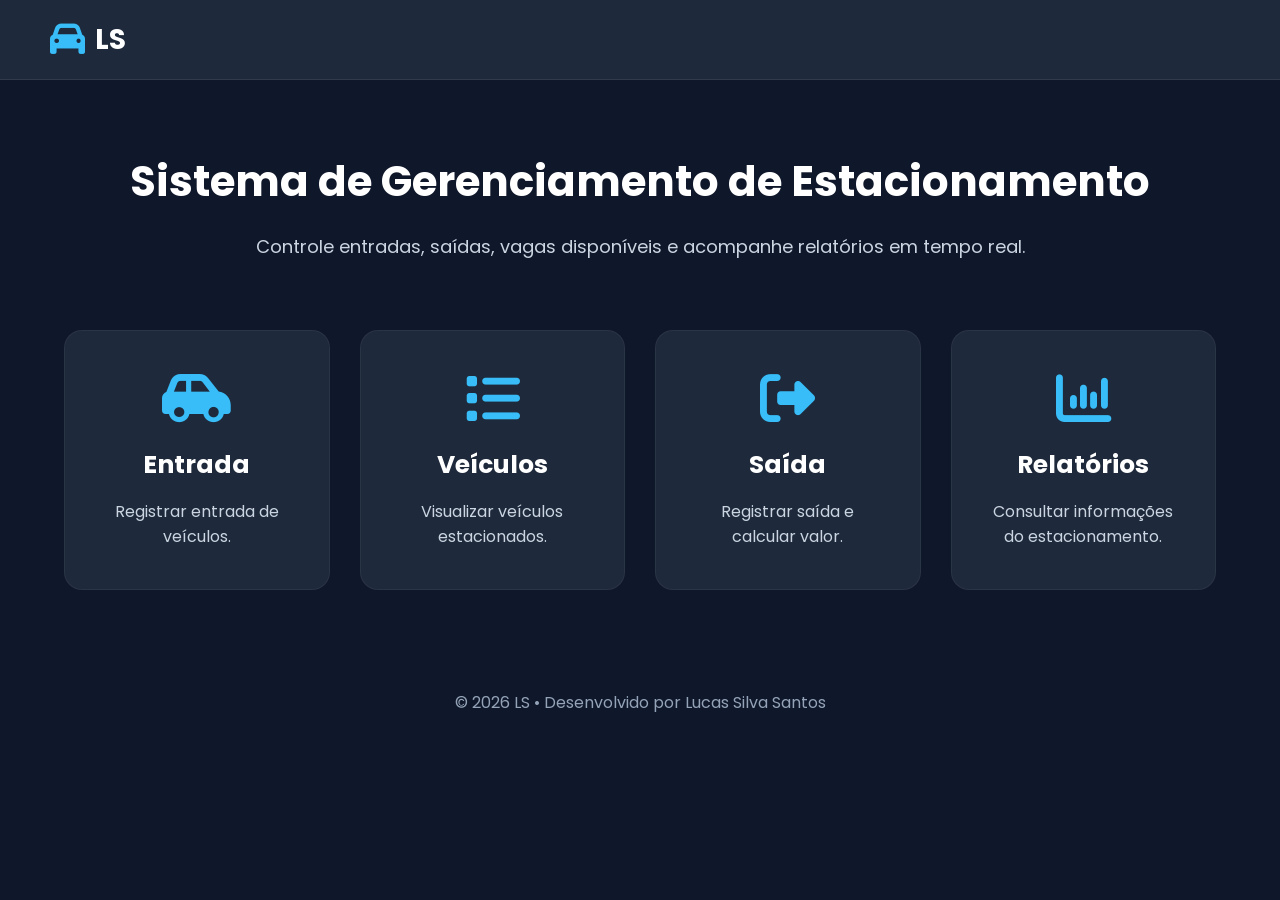
<file: index.html>
<!DOCTYPE html>
<html lang="pt-BR">

<head>

    <meta charset="UTF-8">

    <meta name="viewport" content="width=device-width, initial-scale=1.0">

    <title>LS - Sistema de Estacionamento</title>

    <link rel="stylesheet" href="css/style.css">

    <link rel="preconnect" href="https://fonts.googleapis.com">

    <link rel="preconnect" href="https://fonts.gstatic.com" crossorigin>

    <link href="https://fonts.googleapis.com/css2?family=Poppins:wght@300;400;500;600;700&display=swap" rel="stylesheet">


    <link rel="stylesheet"
    href="https://cdnjs.cloudflare.com/ajax/libs/font-awesome/6.7.2/css/all.min.css">

</head>


<body>


<header>


    <div class="logo">

       <i class="fa-solid fa-car"></i>

        <h2>LS</h2>

    </div>



    <nav>

        <a href="index.html">Home</a>

        <a href="entrada.html">Entrada</a>

        <a href="veiculos.html">Veículos</a>

        <a href="saida.html">Saída</a>

        <a href="relatorios.html">Relatórios</a>

    </nav>


</header>





<main>


    <section class="hero">


        <h1>
            Sistema de Gerenciamento de Estacionamento
        </h1>


        <p>
            Controle entradas, saídas, vagas disponíveis e acompanhe
            relatórios em tempo real.
        </p>


    </section>





    <section class="cards">



        <a href="entrada.html" class="card">


            <i class="fa-solid fa-car-side"></i>


            <h3>
                Entrada
            </h3>


            <p>
                Registrar entrada de veículos.
            </p>


        </a>





        <a href="veiculos.html" class="card">


            <i class="fa-solid fa-list"></i>


            <h3>
                Veículos
            </h3>


            <p>
                Visualizar veículos estacionados.
            </p>


        </a>





        <a href="saida.html" class="card">


            <i class="fa-solid fa-right-from-bracket"></i>


            <h3>
                Saída
            </h3>


            <p>
                Registrar saída e calcular valor.
            </p>


        </a>





        <a href="relatorios.html" class="card">


            <i class="fa-solid fa-chart-column"></i>


            <h3>
                Relatórios
            </h3>


            <p>
                Consultar informações do estacionamento.
            </p>


        </a>



    </section>



</main>





<footer>


    <p>
        © 2026 LS • Desenvolvido por Lucas Silva Santos
    </p>


</footer>




</body>

</html>
</file>
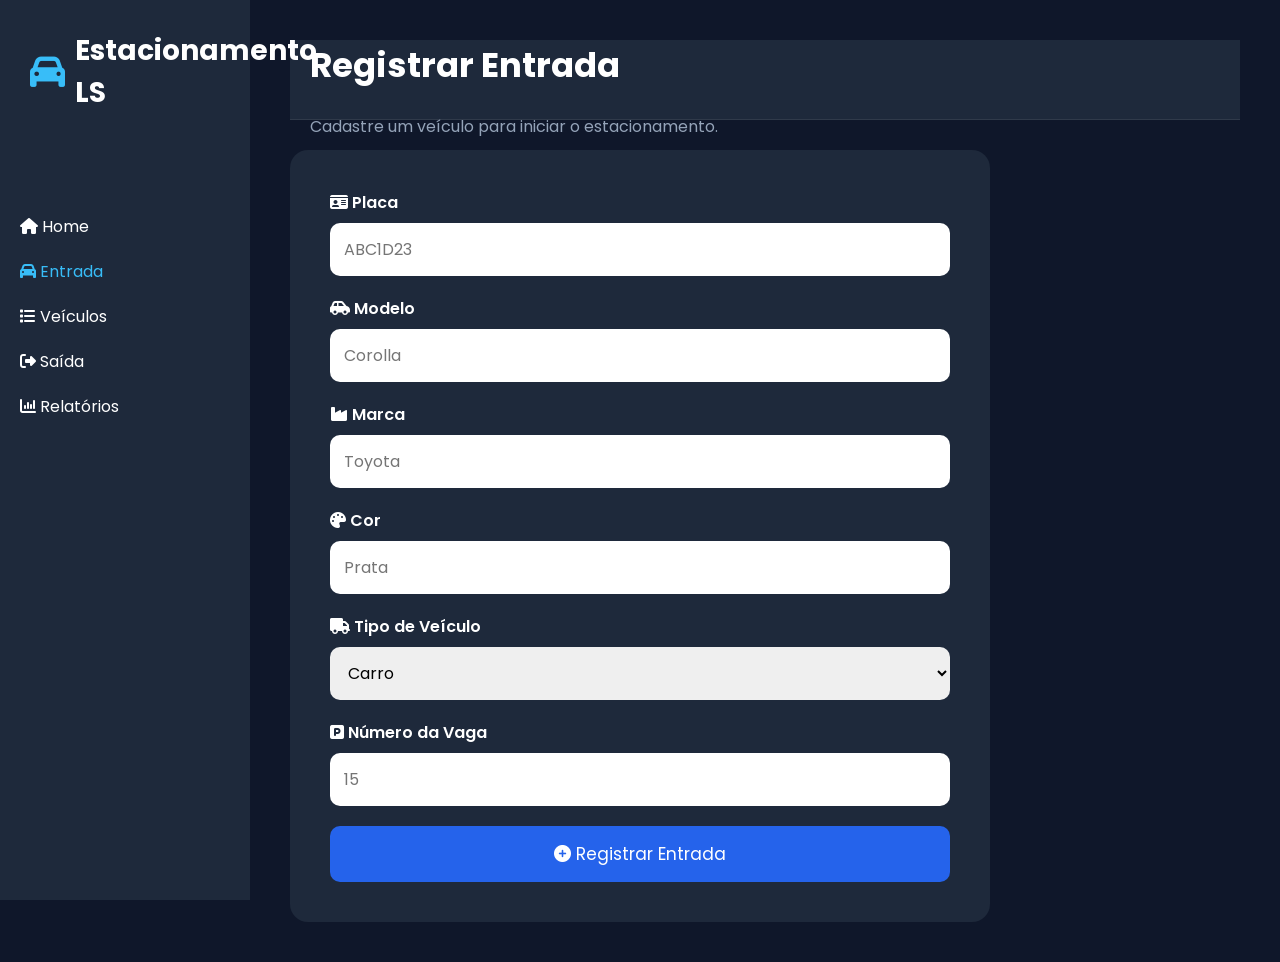
<file: entrada.html>
<!DOCTYPE html>
<html lang="pt-BR">

<head>
    <meta charset="UTF-8">
    <meta name="viewport" content="width=device-width, initial-scale=1.0">
    <title>Entrada de Veículos | Estacionamento LS</title>

    <link rel="stylesheet" href="css/style.css">

    
    <link rel="preconnect" href="https://fonts.googleapis.com">
    <link rel="preconnect" href="https://fonts.gstatic.com" crossorigin>
    <link href="https://fonts.googleapis.com/css2?family=Poppins:wght@300;400;500;600;700&display=swap" rel="stylesheet">

    
    <link rel="stylesheet"
        href="https://cdnjs.cloudflare.com/ajax/libs/font-awesome/6.7.2/css/all.min.css">
</head>

<body>

   
    <nav class="sidebar">

        <div class="logo">
           <i class="fa-solid fa-car"></i>
            <h2>Estacionamento LS</h2>
        </div>

        <ul>

            <li>
                <a href="index.html">
                    <i class="fa-solid fa-house"></i>
                    Home
                </a>
            </li>

            <li class="active">
                <a href="entrada.html">
                    <i class="fa-solid fa-car"></i>
                    Entrada
                </a>
            </li>

            <li>
                <a href="veiculos.html">
                    <i class="fa-solid fa-list"></i>
                    Veículos
                </a>
            </li>

            <li>
                <a href="saida.html">
                    <i class="fa-solid fa-right-from-bracket"></i>
                    Saída
                </a>
            </li>

            <li>
                <a href="relatorios.html">
                    <i class="fa-solid fa-chart-column"></i>
                    Relatórios
                </a>
            </li>

        </ul>

    </nav>

  
    <main class="conteudo">

        <header class="topo">

            <h1>Registrar Entrada</h1>

            <p>
                Cadastre um veículo para iniciar o estacionamento.
            </p>

        </header>

        <section class="form-card">

            <form id="formEntrada">

                <div class="campo">

                    <label for="placa">
                        <i class="fa-solid fa-id-card"></i>
                        Placa
                    </label>

                    <input
                        type="text"
                        id="placa"
                        placeholder="ABC1D23"
                        maxlength="7"
                        required>

                </div>

                <div class="campo">

                    <label for="modelo">
                        <i class="fa-solid fa-car-side"></i>
                        Modelo
                    </label>

                    <input
                        type="text"
                        id="modelo"
                        placeholder="Corolla"
                        required>

                </div>

                <div class="campo">

                    <label for="marca">
                        <i class="fa-solid fa-industry"></i>
                        Marca
                    </label>

                    <input
                        type="text"
                        id="marca"
                        placeholder="Toyota"
                        required>

                </div>

                <div class="campo">

                    <label for="cor">
                        <i class="fa-solid fa-palette"></i>
                        Cor
                    </label>

                    <input
                        type="text"
                        id="cor"
                        placeholder="Prata"
                        required>

                </div>

                <div class="campo">

                    <label for="tipo">
                        <i class="fa-solid fa-truck"></i>
                        Tipo de Veículo
                    </label>

                    <select id="tipo">

                        <option value="Carro">Carro</option>

                        <option value="Moto">Moto</option>

                        <option value="Caminhonete">Caminhonete</option>

                        <option value="Van">Van</option>

                    </select>

                </div>

                <div class="campo">

                    <label for="vaga">
                        <i class="fa-solid fa-square-parking"></i>
                        Número da Vaga
                    </label>

                    <input
                        type="number"
                        id="vaga"
                        placeholder="15"
                        min="1"
                        required>

                </div>

                <button type="submit">

                    <i class="fa-solid fa-circle-plus"></i>

                    Registrar Entrada

                </button>

            </form>

        </section>

    </main>

    <script src="js/script.js"></script>

</body>

</html>
</file>
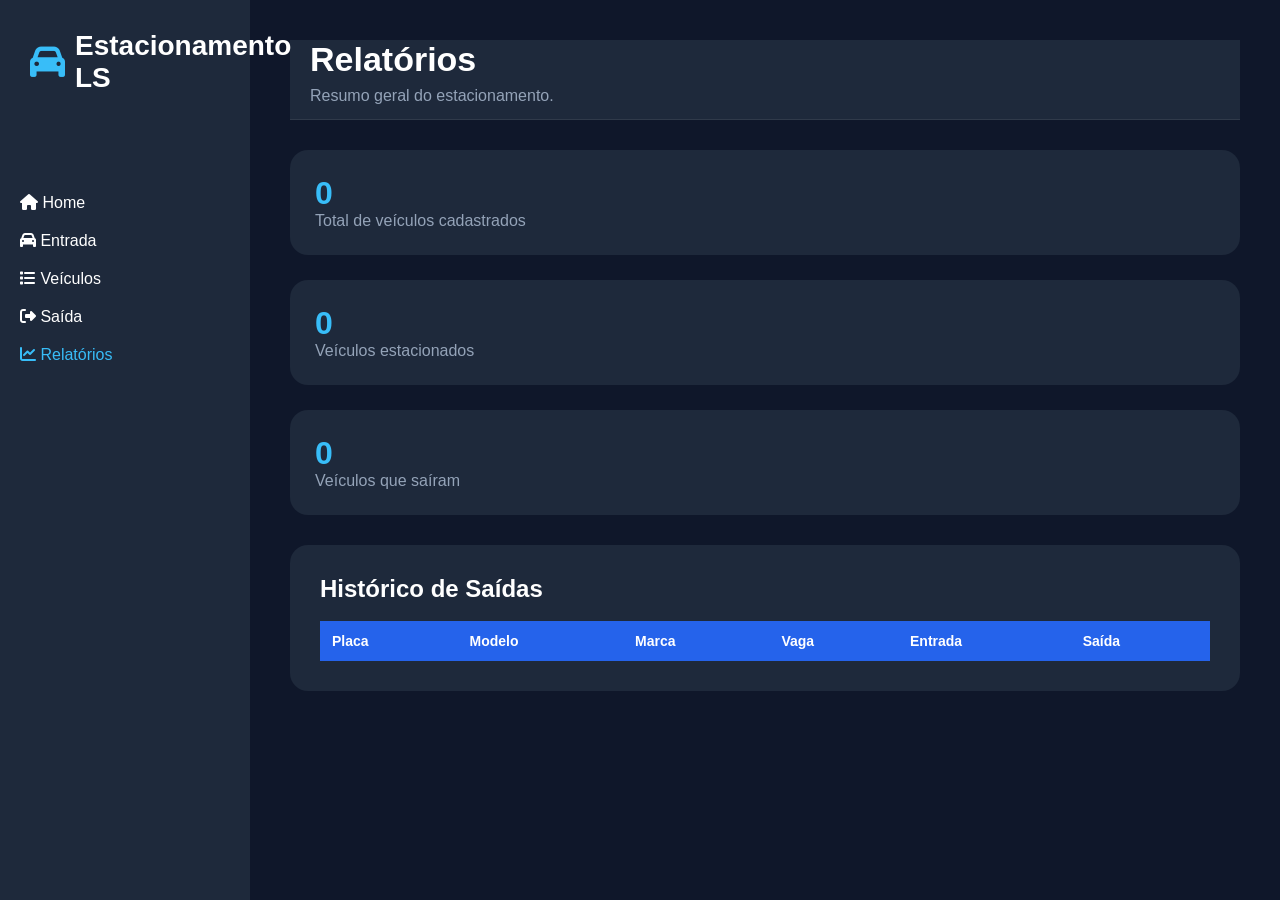
<file: relatorios.html>
<!DOCTYPE html>
<html lang="pt-BR">

<head>

<meta charset="UTF-8">
<meta name="viewport" content="width=device-width, initial-scale=1.0">

<title>Relatórios - Estacionamento LS</title>

<link rel="stylesheet" href="css/style.css">

<link rel="stylesheet" href="https://cdnjs.cloudflare.com/ajax/libs/font-awesome/6.5.0/css/all.min.css">

</head>


<body>


<nav class="sidebar">


<div class="logo">

<i class="fa-solid fa-car"></i>

<h2>Estacionamento LS</h2>

</div>



<ul>


<li>

<a href="index.html">

<i class="fa-solid fa-house"></i>

Home

</a>

</li>



<li>

<a href="entrada.html">

<i class="fa-solid fa-car"></i>

Entrada

</a>

</li>



<li>

<a href="veiculos.html">

<i class="fa-solid fa-list"></i>

Veículos

</a>

</li>



<li>

<a href="saida.html">

<i class="fa-solid fa-right-from-bracket"></i>

Saída

</a>

</li>



<li class="active">

<a href="relatorios.html">

<i class="fa-solid fa-chart-line"></i>

Relatórios

</a>

</li>



</ul>


</nav>





<main class="conteudo">



<header class="topo">


<div>


<h1>Relatórios</h1>


<p>
Resumo geral do estacionamento.
</p>


</div>


</header>






<section class="cards-info">



<div class="info-card">

<h3 id="totalVeiculos">

0

</h3>

<p>

Total de veículos cadastrados

</p>

</div>




<div class="info-card">

<h3 id="veiculosAtivos">

0

</h3>

<p>

Veículos estacionados

</p>

</div>





<div class="info-card">

<h3 id="totalSaidas">

0

</h3>

<p>

Veículos que saíram

</p>

</div>




</section>







<section class="tabela-card">


<h2>

Histórico de Saídas

</h2>



<br>



<table>


<thead>


<tr>

<th>Placa</th>

<th>Modelo</th>

<th>Marca</th>

<th>Vaga</th>

<th>Entrada</th>

<th>Saída</th>


</tr>


</thead>




<tbody id="tabelaHistorico">


</tbody>



</table>



</section>




</main>




<script src="js/script.js"></script>


</body>


</html>
</file>
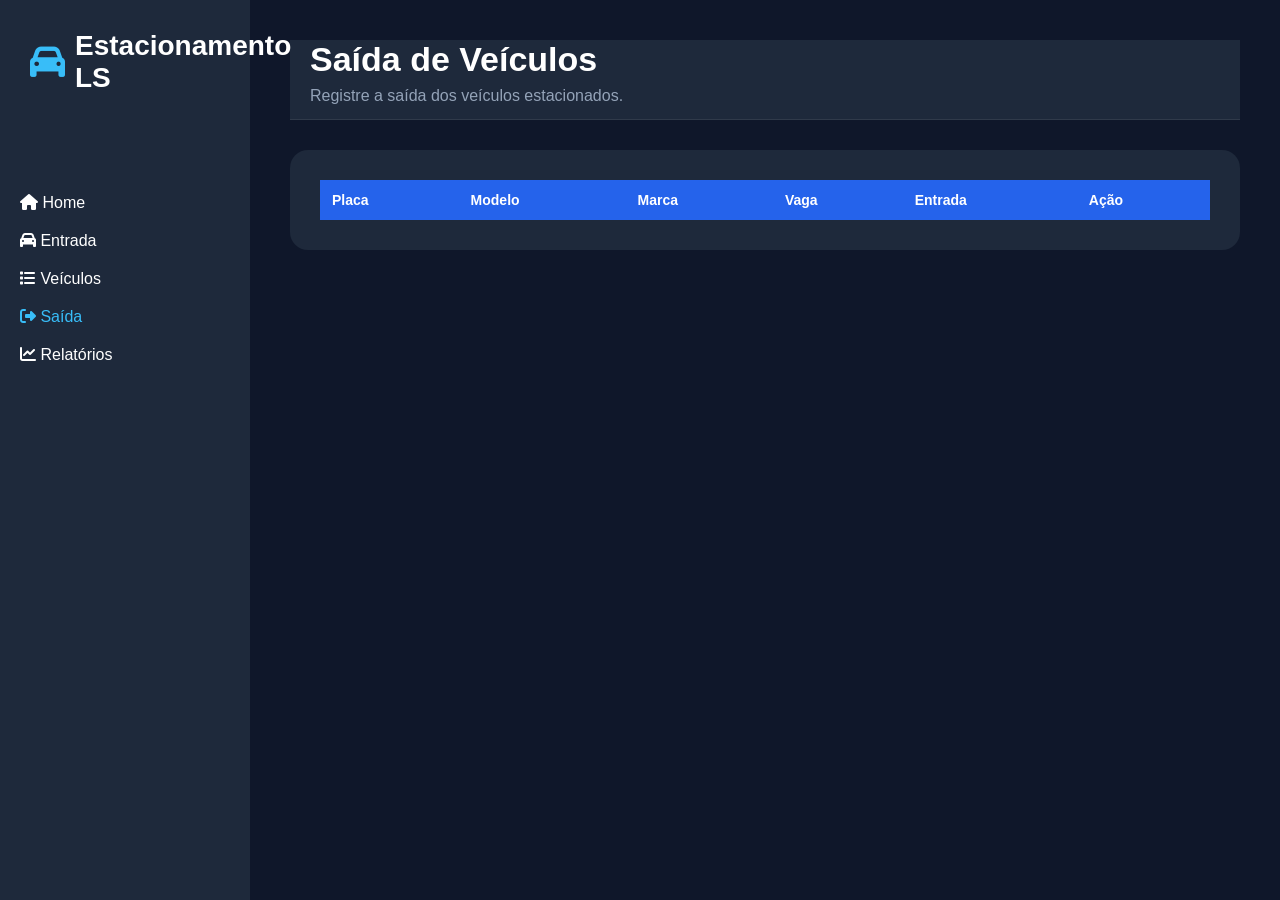
<file: saida.html>
<!DOCTYPE html>
<html lang="pt-BR">

<head>

<meta charset="UTF-8">
<meta name="viewport" content="width=device-width, initial-scale=1.0">

<title>Saída - Estacionamento LS</title>

<link rel="stylesheet" href="css/style.css">

<link rel="stylesheet" href="https://cdnjs.cloudflare.com/ajax/libs/font-awesome/6.5.0/css/all.min.css">

</head>


<body>


<nav class="sidebar">

<div class="logo">

<i class="fa-solid fa-car"></i>

<h2>Estacionamento LS</h2>

</div>


<ul>

<li>
<a href="index.html">
<i class="fa-solid fa-house"></i> Home
</a>
</li>


<li>
<a href="entrada.html">
<i class="fa-solid fa-car"></i> Entrada
</a>
</li>


<li>
<a href="veiculos.html">
<i class="fa-solid fa-list"></i> Veículos
</a>
</li>


<li class="active">
<a href="saida.html">
<i class="fa-solid fa-right-from-bracket"></i> Saída
</a>
</li>


<li>
<a href="relatorios.html">
<i class="fa-solid fa-chart-line"></i> Relatórios
</a>
</li>


</ul>

</nav>



<main class="conteudo">


<header class="topo">

<div>

<h1>Saída de Veículos</h1>

<p>
Registre a saída dos veículos estacionados.
</p>

</div>

</header>



<section class="tabela-card">


<table>


<thead>

<tr>

<th>Placa</th>

<th>Modelo</th>

<th>Marca</th>

<th>Vaga</th>

<th>Entrada</th>

<th>Ação</th>

</tr>


</thead>


<tbody id="listaSaida">


</tbody>


</table>


</section>


</main>


<script src="js/script.js"></script>


</body>

</html>
</file>
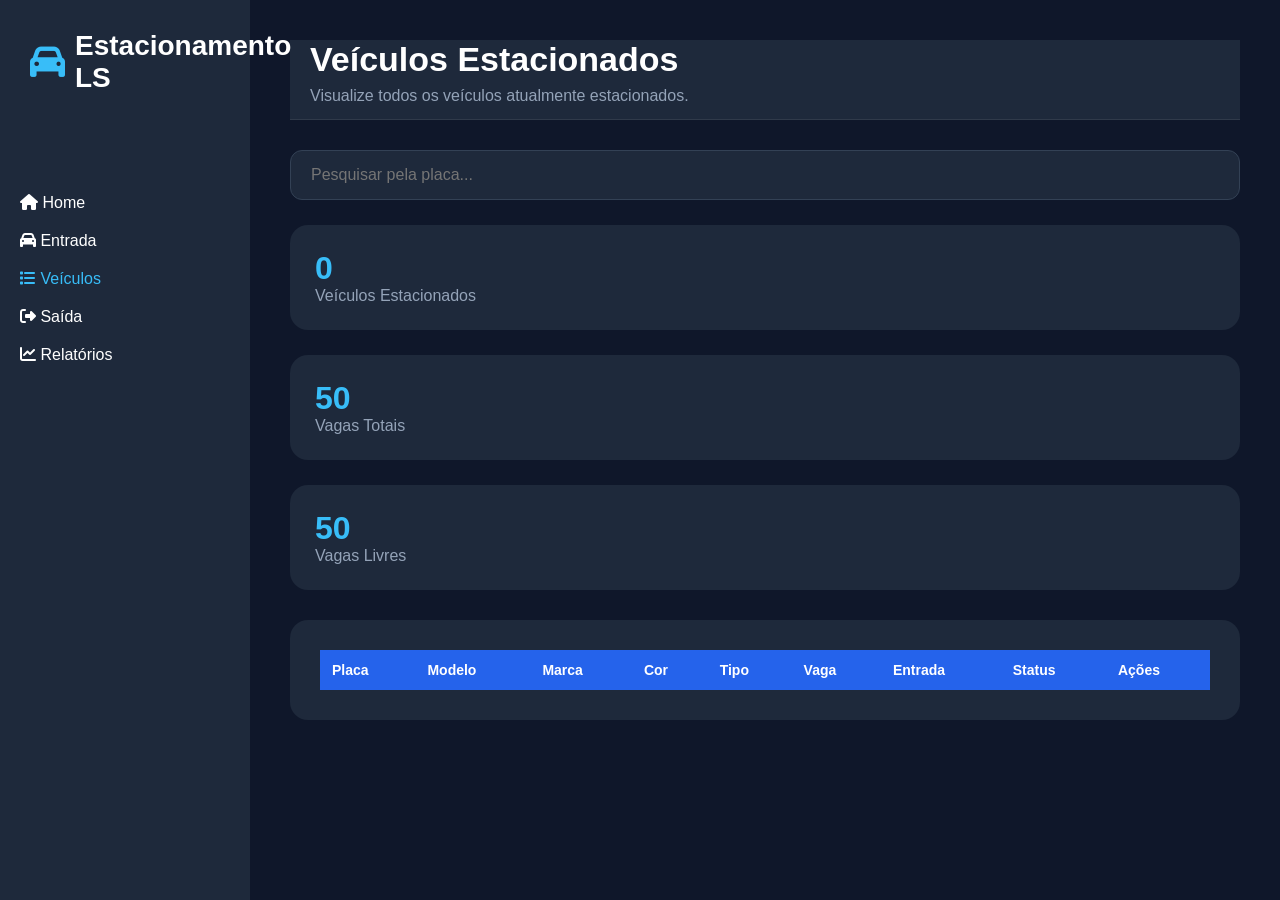
<file: veiculos.html>
<!DOCTYPE html>
<html lang="pt-BR">

<head>

<meta charset="UTF-8">
<meta name="viewport" content="width=device-width, initial-scale=1.0">

<title>Veículos - Estacionamento LS</title>

<link rel="stylesheet" href="css/style.css">

<link rel="stylesheet" href="https://cdnjs.cloudflare.com/ajax/libs/font-awesome/6.5.0/css/all.min.css">

</head>


<body>


<nav class="sidebar">


    <div class="logo">

        <i class="fa-solid fa-car"></i>

        <h2>Estacionamento LS</h2>

    </div>



    <ul>


        <li>

            <a href="index.html">

                <i class="fa-solid fa-house"></i> Home

            </a>

        </li>



        <li>

            <a href="entrada.html">

                <i class="fa-solid fa-car"></i> Entrada

            </a>

        </li>



        <li class="active">

            <a href="veiculos.html">

                <i class="fa-solid fa-list"></i> Veículos

            </a>

        </li>



        <li>

            <a href="saida.html">

                <i class="fa-solid fa-right-from-bracket"></i> Saída

            </a>

        </li>



        <li>

            <a href="relatorios.html">

                <i class="fa-solid fa-chart-line"></i> Relatórios

            </a>

        </li>



    </ul>


</nav>





<main class="conteudo">



<header class="topo">


    <div>


        <h1>Veículos Estacionados</h1>


        <p>
            Visualize todos os veículos atualmente estacionados.
        </p>


    </div>


</header>





<section class="pesquisa">


<input 
type="text"
id="buscar"
placeholder="Pesquisar pela placa...">


</section>






<section class="cards-info">


<div class="info-card">


<h3 id="totalCarros">0</h3>


<p>Veículos Estacionados</p>


</div>





<div class="info-card">


<h3>50</h3>


<p>Vagas Totais</p>


</div>





<div class="info-card">


<h3 id="vagasLivres">50</h3>


<p>Vagas Livres</p>


</div>



</section>







<section class="tabela-card">



<table>



<thead>


<tr>

<th>Placa</th>

<th>Modelo</th>

<th>Marca</th>

<th>Cor</th>

<th>Tipo</th>

<th>Vaga</th>

<th>Entrada</th>

<th>Status</th>

<th>Ações</th>


</tr>


</thead>




<tbody id="listaVeiculos">


</tbody>



</table>



</section>




</main>






<script src="js/script.js"></script>


</body>

</html>
</file>
<file: css/style.css>
*{
    margin:0;
    padding:0;
    box-sizing:border-box;
    font-family:'Poppins',sans-serif;
}

body{
    background:#0f172a;
    color:white;
    min-height:100vh;
}

header{
    width:100%;
    height:80px;
    background:#1e293b;
    display:flex;
    justify-content:space-between;
    align-items:center;
    padding:0 80px;
    border-bottom:1px solid rgba(255,255,255,.08);
}

.logo{
    display:flex;
    align-items:center;
    gap:10px;
    padding:30px;
}

.logo i{
    font-size:35px;
    color:#38bdf8;
}

.logo h2{
    font-size:28px;
}

nav{
    display:flex;
    gap:30px;
}

nav a{
    color:white;
    text-decoration:none;
    transition:.3s;
}

nav a:hover{
    color:#38bdf8;
}

.hero{
    text-align:center;
    margin-top:70px;
}

.hero h1{
    font-size:42px;
}

.hero p{
    margin-top:20px;
    color:#cbd5e1;
    font-size:18px;
}

.cards{
    width:1200px;
    max-width:90%;
    margin:70px auto;
    display:grid;
    grid-template-columns:repeat(auto-fit,minmax(250px,1fr));
    gap:30px;
}

.card{
    background:#1e293b;
    border-radius:18px;
    padding:40px;
    text-align:center;
    text-decoration:none;
    color:white;
    transition:.3s;
    border:1px solid rgba(255,255,255,.05);
}

.card:hover{
    transform:translateY(-10px);
    border-color:#38bdf8;
    box-shadow:0 15px 35px rgba(0,0,0,.4);
}

.card i{
    font-size:55px;
    color:#38bdf8;
    margin-bottom:20px;
}

.card h3{
    font-size:25px;
    margin-bottom:15px;
}

.card p{
    color:#cbd5e1;
}

.sidebar{
    position:fixed;
    top:0;
    left:0;
    width:250px;
    height:100vh;
    background:#1e293b;
    display:flex;
    flex-direction:column;
    z-index:1000;
}

.sidebar ul{
    list-style:none;
    padding:20px;
}

.sidebar li{
    margin:20px 0;
}

.sidebar a{
    color:white;
    text-decoration:none;
    transition:.3s;
}

.sidebar a:hover{
    color:#38bdf8;
}

.active a{
    color:#38bdf8;
}

.conteudo{
    margin-left:250px;
    width:calc(100% - 250px);
    min-height:100vh;
    padding:40px;
}

.topo{
    display:flex;
    justify-content:space-between;
    align-items:center;
    margin-bottom:30px;
}

.topo h1{
    font-size:34px;
}

.topo p{
    color:#94a3b8;
    margin-top:8px;
}

.form-card{
    background:#1e293b;
    padding:40px;
    border-radius:18px;
    max-width:700px;
}

form{
    display:grid;
    gap:20px;
}

.campo{
    display:flex;
    flex-direction:column;
}

label{
    margin-bottom:8px;
    font-weight:600;
}

input,
select{
    padding:14px;
    border:none;
    border-radius:10px;
    outline:none;
    font-size:16px;
}

button{
    background:#2563eb;
    color:white;
    padding:15px;
    border:none;
    border-radius:10px;
    cursor:pointer;
    font-size:17px;
    transition:.3s;
}

button:hover{
    background:#1d4ed8;
}

.pesquisa{
    margin-bottom:25px;
}

.pesquisa input{
    width:100%;
    padding:15px 20px;
    background:#1e293b;
    border:1px solid #334155;
    border-radius:12px;
    color:white;
    font-size:16px;
}

.pesquisa input:focus{
    border-color:#38bdf8;
    box-shadow:0 0 10px rgba(56,189,248,.3);
}

.tabela-card{
    background:#1e293b;
    padding:30px;
    border-radius:18px;
    overflow-x:auto;
}

table{
    width:100%;
    border-collapse:collapse;
}

thead{
    background:#2563eb;
}

th{
    padding:18px;
    text-align:left;
}

td{
    padding:18px;
    border-bottom:1px solid rgba(255,255,255,.08);
}

tbody tr{
    transition:.3s;
}

tbody tr:hover{
    background:#334155;
}

.status{
    display:inline-block;
    background:#22c55e;
    padding:6px 12px;
    border-radius:30px;
    font-size:13px;
    font-weight:bold;
}

.acoes{
    display:flex;
    gap:10px;
}

.btn-detalhes,
.btn-saida{
    width:40px;
    height:40px;
    border:none;
    border-radius:10px;
    cursor:pointer;
    color:white;
    transition:.3s;
}

.btn-detalhes{
    background:#2563eb;
}

.btn-detalhes:hover{
    background:#1d4ed8;
}

.btn-saida{
    background:#dc2626;
}

.btn-saida:hover{
    background:#b91c1c;
}

.cards-info{
    display:grid;
    grid-template-columns:repeat(3,1fr);
    gap:25px;
    margin-bottom:30px;
}

.info-card{
    background:#1e293b;
    padding:25px;
    border-radius:18px;
    transition:.3s;
}

.info-card:hover{
    transform:translateY(-5px);
}

.info-card h3{
    font-size:32px;
    color:#38bdf8;
}

.info-card p{
    color:#94a3b8;
}

footer{
    text-align:center;
    padding:30px;
    color:#94a3b8;
}

@media(max-width:900px){

    .sidebar{
        display:none;
    }

    .conteudo{
    margin-left:250px;
    width:calc(100% - 250px);
    min-height:100vh;
    padding:40px;
}
    }

    header{
        padding:0 20px;
    }

    nav{
        display:none;
    }

    .cards-info{
        grid-template-columns:1fr;
    }

    .topo{
        flex-direction:column;
        align-items:flex-start;
        gap:15px;
    }

    th,
    td{
        padding:12px;
        font-size:14px;
    }
</file>
